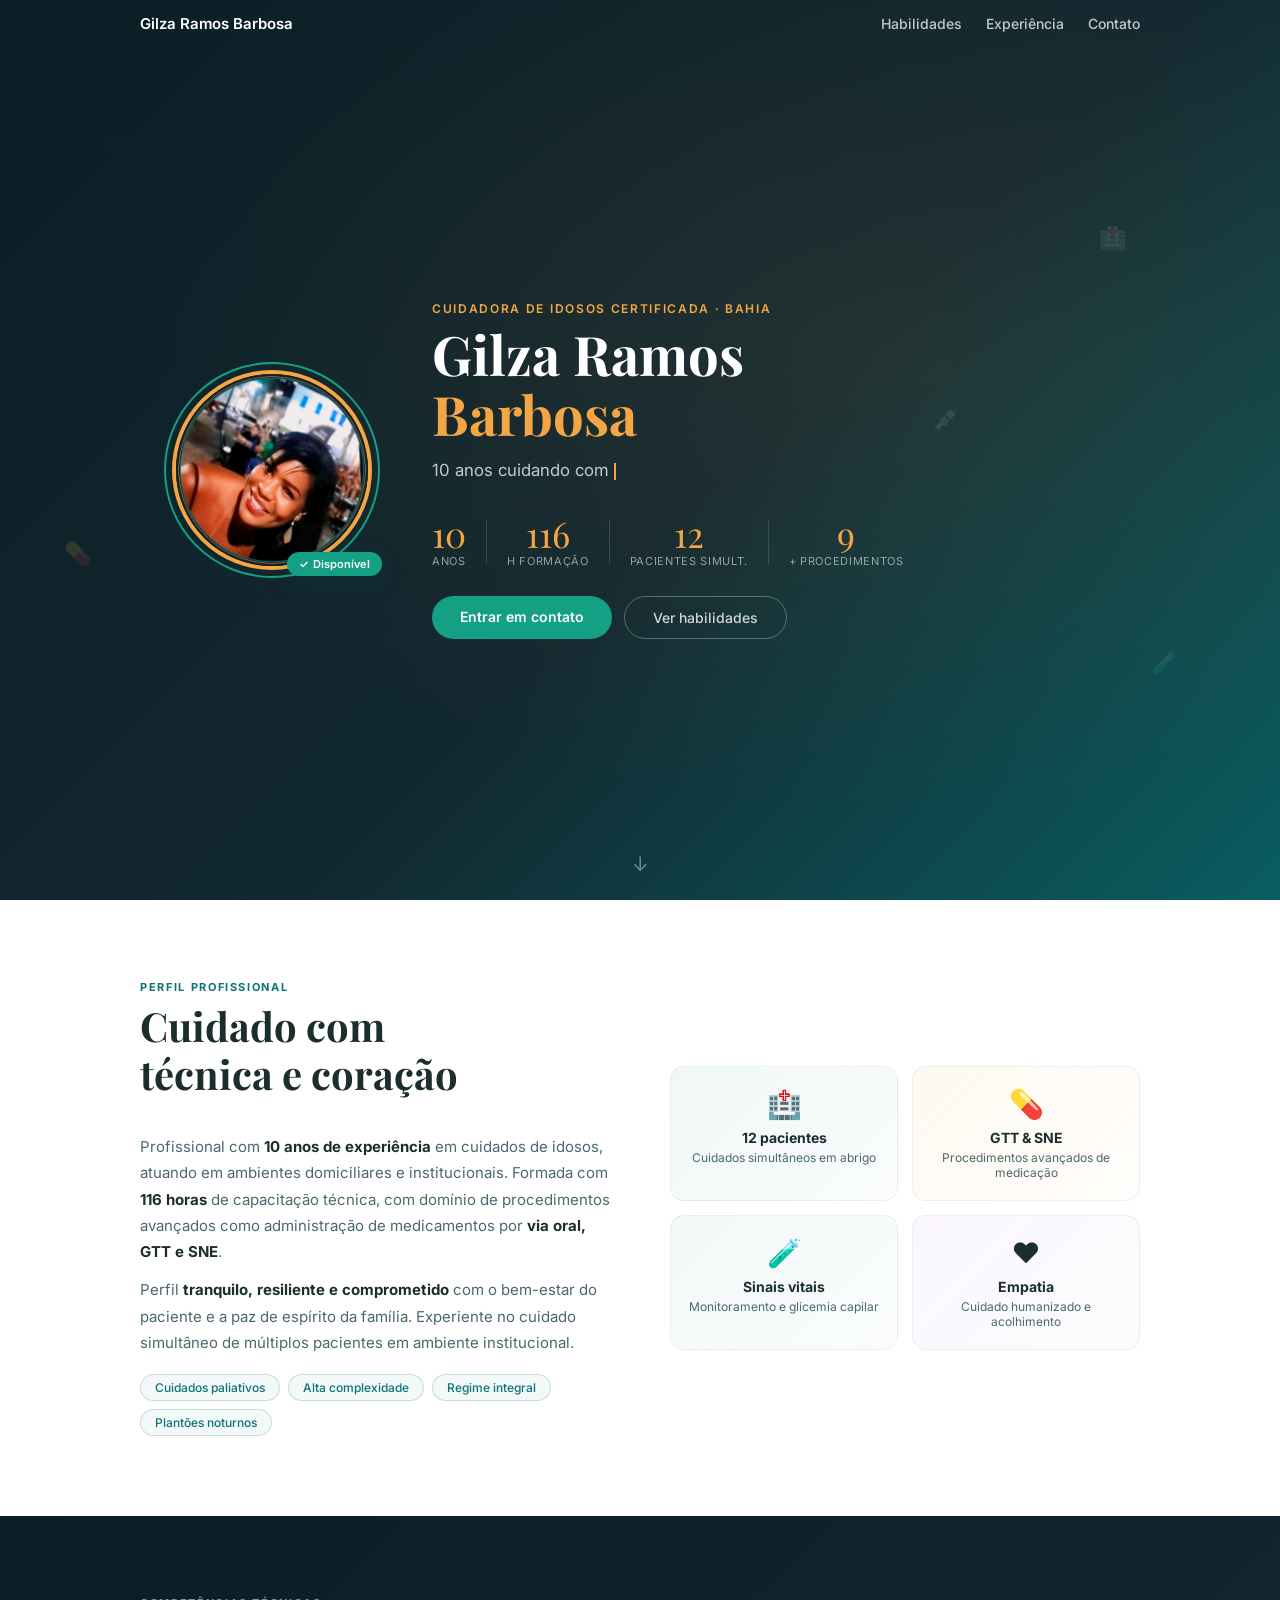
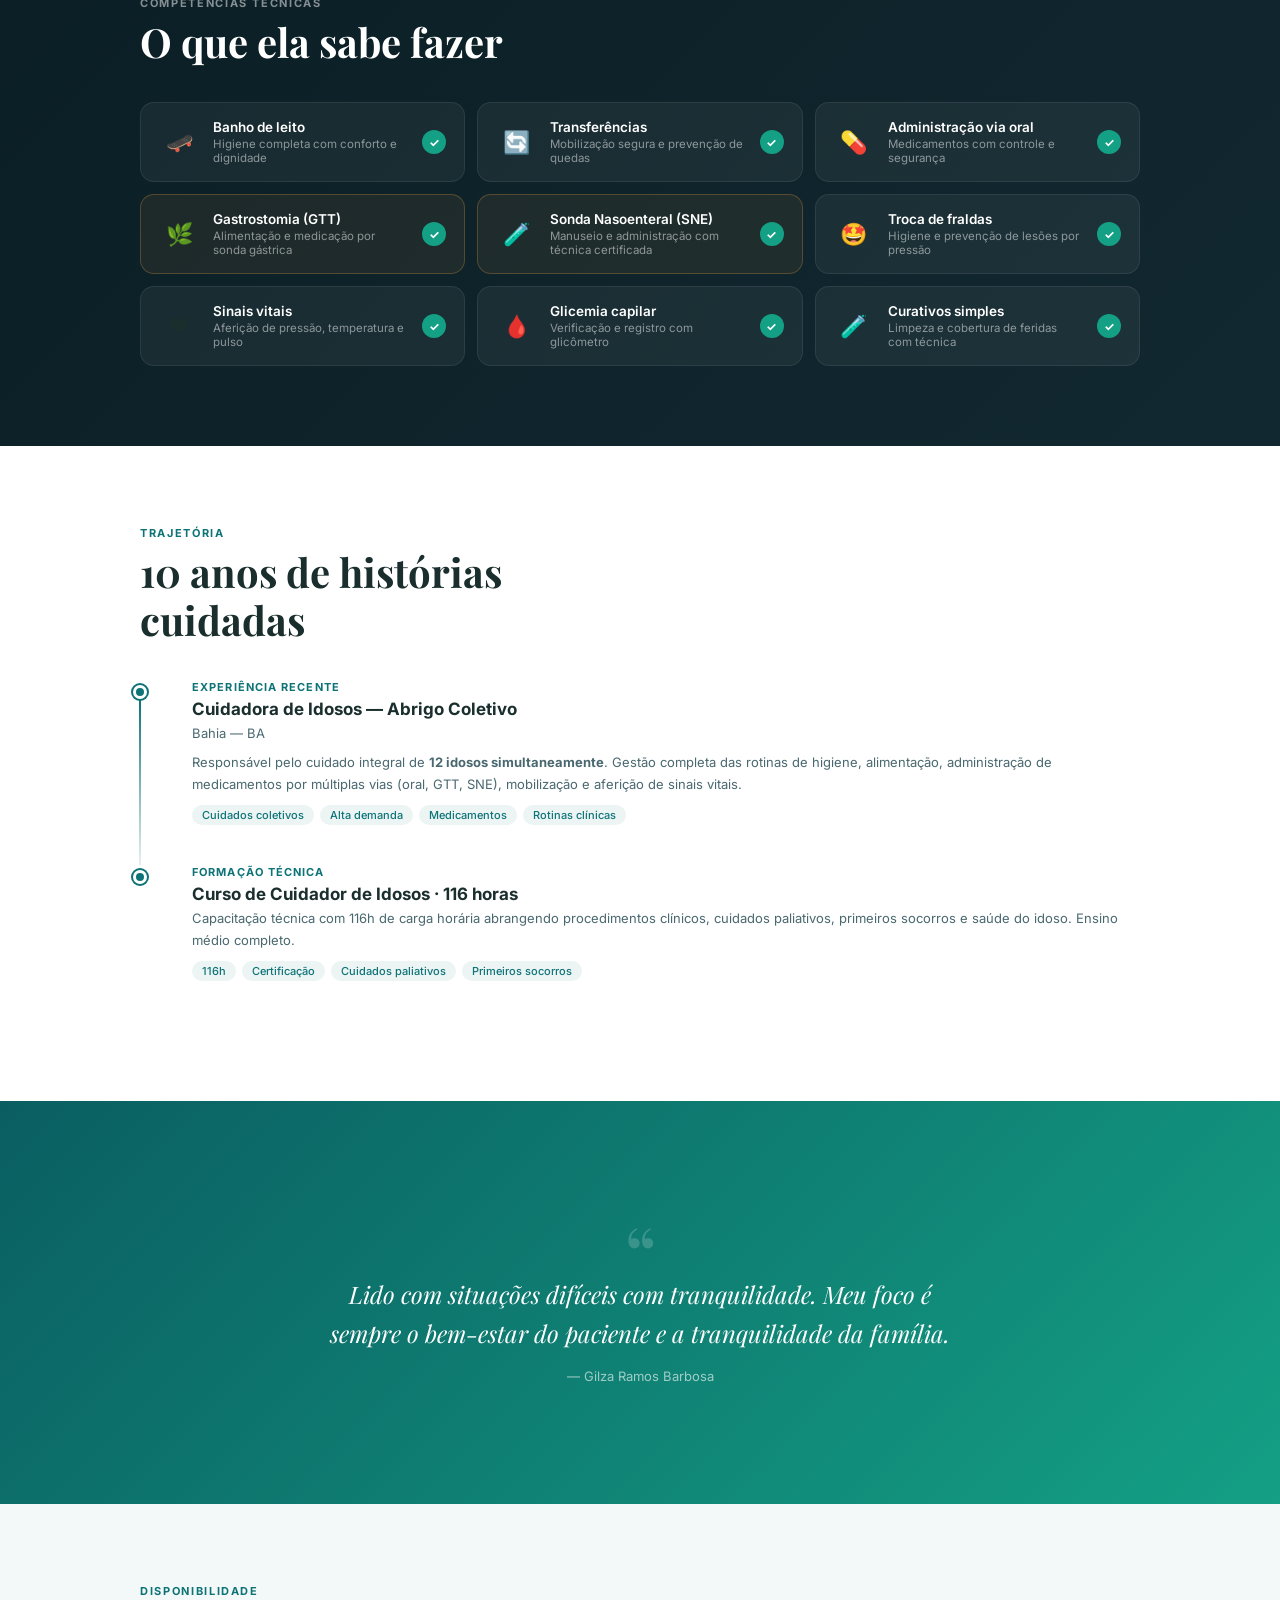
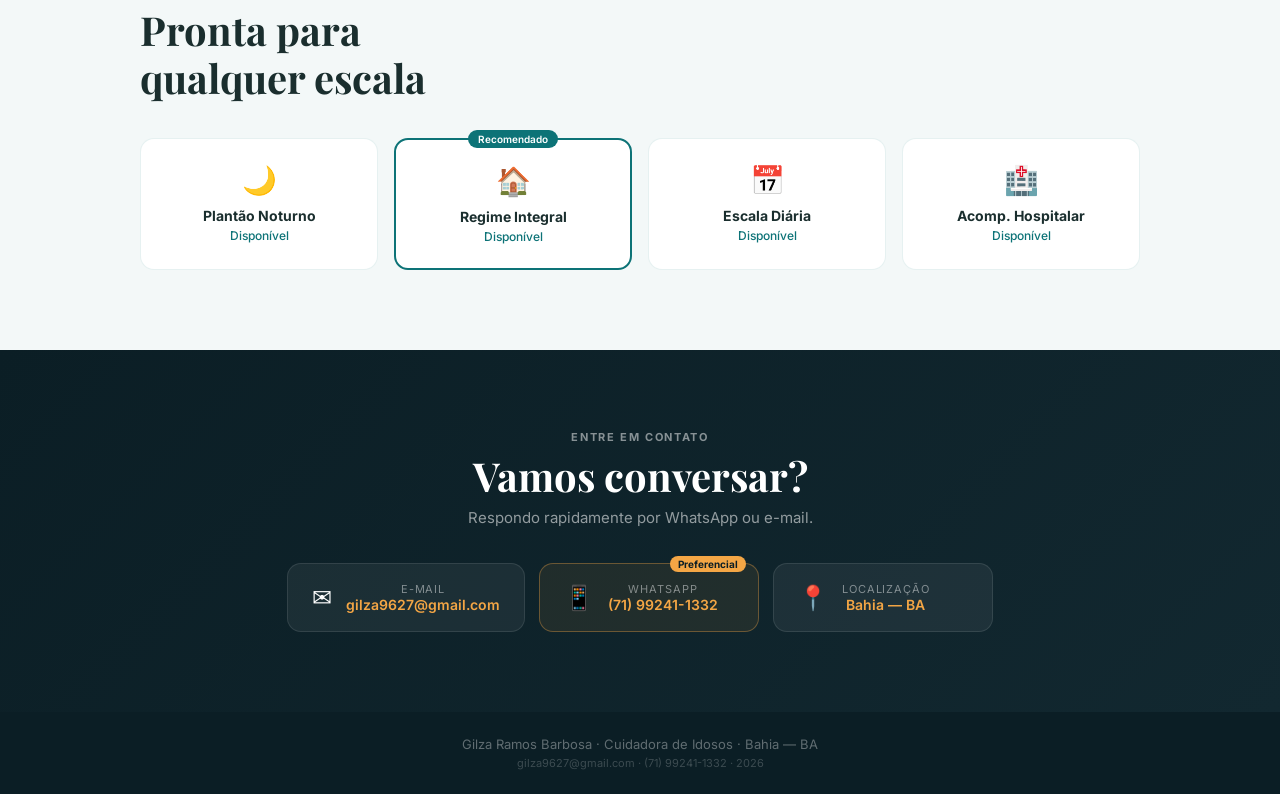
<file: index.html>
<!DOCTYPE html>
<html lang="pt-BR">
<head>
  <meta charset="UTF-8"/>
  <meta name="viewport" content="width=device-width, initial-scale=1.0"/>
  <title>Gilza Ramos Barbosa — Cuidadora de Idosos · Bahia</title>
  <meta name="description" content="Cuidadora de idosos com 10 anos de experiência. GTT, SNE, sinais vitais, glicemia capilar. Disponível para regime integral, plantões e escalas. Bahia BA."/>
  <link rel="preconnect" href="https://fonts.googleapis.com"/>
  <link href="https://fonts.googleapis.com/css2?family=Inter:wght@300;400;500;600;700&family=Playfair+Display:ital,wght@0,700;1,400&display=swap" rel="stylesheet"/>
  <style>
:root{--teal:#0D7377;--teal-d:#0A5E61;--teal-l:#14A085;--gold:#F4A645;--dark:#0B1E25;--mid:#4A6870;--light:#F3F8F8;--white:#fff;--text:#1A2E2E;--r:14px;--sh:0 6px 28px rgba(13,115,119,.15)}
*,*::before,*::after{box-sizing:border-box;margin:0;padding:0}
html{scroll-behavior:smooth}
body{font-family:'Inter',sans-serif;color:var(--text);background:var(--light);overflow-x:hidden}

/* NAV */
.nav{position:fixed;top:0;left:0;right:0;z-index:100;padding:14px 32px;transition:background .3s,box-shadow .3s}
.nav.scrolled{background:rgba(11,30,37,.96);box-shadow:0 2px 20px rgba(0,0,0,.3)}
.nav-inner{max-width:1000px;margin:0 auto;display:flex;justify-content:space-between;align-items:center}
.nav-name{color:#fff;font-weight:600;font-size:15px}
.nav-links{display:flex;gap:24px}
.nav-links a{color:rgba(255,255,255,.75);text-decoration:none;font-size:14px;font-weight:500;transition:color .2s}
.nav-links a:hover{color:var(--gold)}

/* HERO */
.hero{min-height:100vh;display:flex;align-items:center;justify-content:center;position:relative;overflow:hidden;background:linear-gradient(135deg,var(--dark) 0%,#122830 55%,var(--teal-d) 100%)}
.hero-bg{position:absolute;inset:0;background:radial-gradient(ellipse at 70% 40%,rgba(244,166,69,.08),transparent 60%)}
.hero-particles{position:absolute;inset:0;pointer-events:none}
.particle{position:absolute;font-size:22px;opacity:.13;animation:float 8s infinite ease-in-out}
.p1{top:15%;left:8%;animation-delay:0s}.p2{top:25%;right:12%;animation-delay:1.5s}
.p3{top:60%;left:5%;animation-delay:3s}.p4{bottom:25%;right:8%;animation-delay:2s}
.p5{bottom:40%;left:20%;animation-delay:4.5s}.p6{top:45%;right:25%;animation-delay:1s}
@keyframes float{0%,100%{transform:translateY(0) rotate(0deg);opacity:.13}50%{transform:translateY(-18px) rotate(10deg);opacity:.25}}
.hero-content{max-width:1000px;width:100%;margin:0 auto;padding:100px 32px 60px;display:flex;align-items:center;gap:60px;flex-wrap:wrap;position:relative;z-index:1}

/* PHOTO */
.hero-photo-wrap{position:relative;flex-shrink:0}
.hero-photo-ring{position:absolute;inset:-8px;border-radius:50%;border:2px solid var(--teal-l);animation:pulse-ring 3s infinite}
@keyframes pulse-ring{0%,100%{opacity:.4;transform:scale(1)}50%{opacity:.85;transform:scale(1.04)}}
.hero-photo{width:200px;height:200px;border-radius:50%;object-fit:cover;object-position:center top;border:4px solid var(--gold);display:block;position:relative;z-index:1;animation:fadeInPhoto 1s ease forwards}
@keyframes fadeInPhoto{from{opacity:0;transform:scale(.92)}to{opacity:1;transform:scale(1)}}
.hero-badge{position:absolute;bottom:-6px;right:-10px;background:var(--teal-l);color:#fff;border-radius:20px;padding:5px 12px;font-size:11px;font-weight:600;display:flex;align-items:center;gap:4px;z-index:2;box-shadow:var(--sh);animation:bounceIn .8s .8s both}
@keyframes bounceIn{0%{opacity:0;transform:scale(.5)}70%{transform:scale(1.1)}100%{opacity:1;transform:scale(1)}}

/* HERO TEXT */
.hero-text{flex:1;min-width:280px}
.hero-eyebrow{font-size:12px;font-weight:600;text-transform:uppercase;letter-spacing:.14em;color:var(--gold);margin-bottom:8px;animation:slideUp .6s .3s both}
.hero-name{font-family:'Playfair Display',serif;line-height:1.1;margin-bottom:16px;animation:slideUp .6s .5s both}
.name-first{display:block;font-size:clamp(2.2rem,5vw,3.4rem);color:#fff}
.name-last{display:block;font-size:clamp(2.2rem,5vw,3.4rem);color:var(--gold)}
.hero-tagline{font-size:1.05rem;color:rgba(255,255,255,.75);margin-bottom:28px;min-height:28px;animation:slideUp .6s .7s both}
.cursor{display:inline-block;width:2px;height:1em;background:var(--gold);vertical-align:text-bottom;animation:blink .7s infinite}
@keyframes blink{0%,100%{opacity:1}50%{opacity:0}}

/* STATS — valores fixos visíveis, JS anima depois */
.hero-stats{display:flex;gap:0;margin-bottom:28px;animation:slideUp .6s .9s both;flex-wrap:wrap}
.hstat{text-align:center;padding:0 20px}
.hstat:first-child{padding-left:0}
.hstat-num{display:block;font-family:'Playfair Display',serif;font-size:2.2rem;color:var(--gold);line-height:1}
.hstat-label{display:block;font-size:11px;color:rgba(255,255,255,.55);text-transform:uppercase;letter-spacing:.06em;margin-top:3px}
.hstat-div{width:1px;background:rgba(255,255,255,.15);margin:4px 0;align-self:stretch}
.hero-cta{display:flex;gap:12px;flex-wrap:wrap;animation:slideUp .6s 1.1s both}
.btn-primary{padding:12px 28px;background:var(--teal-l);color:#fff;border-radius:100px;text-decoration:none;font-weight:600;font-size:14px;transition:transform .2s,box-shadow .2s}
.btn-primary:hover{transform:translateY(-2px);box-shadow:0 8px 20px rgba(13,115,119,.35)}
.btn-ghost{padding:12px 28px;border:1.5px solid rgba(255,255,255,.3);color:rgba(255,255,255,.8);border-radius:100px;text-decoration:none;font-weight:500;font-size:14px;transition:border-color .2s,color .2s}
.btn-ghost:hover{border-color:var(--gold);color:var(--gold)}
.scroll-hint{position:absolute;bottom:24px;left:50%;transform:translateX(-50%);color:rgba(255,255,255,.4);font-size:20px;animation:scrollBounce 2s infinite}
@keyframes scrollBounce{0%,100%{transform:translateX(-50%) translateY(0)}50%{transform:translateX(-50%) translateY(7px)}}
@keyframes slideUp{from{opacity:0;transform:translateY(20px)}to{opacity:1;transform:translateY(0)}}

/* SECTIONS */
.section{padding:80px 32px}
.container{max-width:1000px;margin:0 auto}
.center{text-align:center}
.eyebrow{font-size:11px;font-weight:700;text-transform:uppercase;letter-spacing:.15em;color:var(--teal);margin-bottom:8px}
.eyebrow.lt{color:rgba(255,255,255,.5)}
.sec-title{font-family:'Playfair Display',serif;font-size:clamp(1.8rem,4vw,2.5rem);line-height:1.2;color:var(--text);margin-bottom:36px}
.sec-title.lt{color:#fff}
.reveal{opacity:0;transform:translateY(30px);transition:opacity .7s ease,transform .7s ease}
.reveal.vis{opacity:1;transform:none}

/* ABOUT */
.about-sec{background:#fff}
.about-grid{display:grid;grid-template-columns:1fr 1fr;gap:60px;align-items:center}
.about-p{font-size:15px;color:var(--mid);line-height:1.75;margin-bottom:12px}
.about-p strong{color:var(--text)}
.about-tags{display:flex;flex-wrap:wrap;gap:8px;margin-top:18px}
.about-tags span{padding:5px 14px;border-radius:100px;background:var(--light);color:var(--teal);font-size:12px;font-weight:500;border:1px solid rgba(13,115,119,.2)}
.acards{display:grid;grid-template-columns:1fr 1fr;gap:14px}
.acard{border-radius:var(--r);padding:20px 16px;text-align:center;border:1px solid rgba(13,115,119,.08);transition:transform .25s,box-shadow .25s}
.acard:hover{transform:translateY(-4px);box-shadow:var(--sh)}
.acard-icon{font-size:28px;margin-bottom:8px;display:block}
.acard h3{font-size:14px;font-weight:700;color:var(--text);margin-bottom:4px}
.acard p{font-size:12px;color:var(--mid)}
.ac1{background:linear-gradient(135deg,rgba(13,115,119,.06),rgba(13,115,119,.02))}
.ac2{background:linear-gradient(135deg,rgba(244,166,69,.08),rgba(244,166,69,.02))}
.ac3{background:linear-gradient(135deg,rgba(13,115,119,.05),rgba(13,115,119,.02))}
.ac4{background:linear-gradient(135deg,rgba(160,32,240,.04),rgba(13,115,119,.02))}

/* SKILLS */
.skills-sec{background:linear-gradient(135deg,var(--dark),#122830)}
.skills-grid{display:grid;grid-template-columns:repeat(auto-fit,minmax(260px,1fr));gap:12px}
.sk{background:rgba(255,255,255,.05);border:1px solid rgba(255,255,255,.08);border-radius:var(--r);padding:16px 18px;display:flex;align-items:center;gap:14px;transition:background .25s,border-color .25s,transform .25s}
.sk:hover{background:rgba(255,255,255,.09);border-color:rgba(244,166,69,.3);transform:translateX(4px)}
.sk.hl{border-color:rgba(244,166,69,.25);background:rgba(244,166,69,.07)}
.sk-icon{font-size:22px;flex-shrink:0;width:40px;text-align:center}
.sk-info h3{font-size:13.5px;font-weight:600;color:#fff;margin-bottom:2px}
.sk-info p{font-size:11.5px;color:rgba(255,255,255,.5)}
.sk-chk{margin-left:auto;width:24px;height:24px;border-radius:50%;background:var(--teal-l);color:#fff;font-size:12px;font-weight:700;display:flex;align-items:center;justify-content:center;flex-shrink:0}

/* TIMELINE */
.exp-sec{background:#fff}
.timeline{padding-left:28px}
.tl-item{position:relative;padding-bottom:40px;padding-left:24px}
.tl-dot{position:absolute;left:-35px;top:5px;width:14px;height:14px;border-radius:50%;background:var(--teal);border:3px solid #fff;box-shadow:0 0 0 2px var(--teal)}
.tl-line{position:absolute;left:-29px;top:19px;bottom:0;width:2px;background:linear-gradient(to bottom,var(--teal),rgba(13,115,119,.1))}
.tl-date{font-size:11px;font-weight:700;text-transform:uppercase;letter-spacing:.1em;color:var(--teal);display:block;margin-bottom:5px}
.tl-body h3{font-size:17px;font-weight:700;color:var(--text);margin-bottom:4px}
.tl-body p{font-size:13px;color:var(--mid);margin-bottom:8px;line-height:1.65}
.tl-tags{display:flex;flex-wrap:wrap;gap:6px;margin-top:10px}
.tl-tags span{font-size:11px;padding:3px 10px;border-radius:100px;background:rgba(13,115,119,.08);color:var(--teal);font-weight:500}

/* QUOTE */
.quote-sec{background:linear-gradient(135deg,var(--teal-d),var(--teal-l))}
.bq{max-width:700px;margin:0 auto;padding:40px}
.qmark{display:block;font-family:'Playfair Display',serif;font-size:80px;color:rgba(255,255,255,.18);line-height:.8;margin-bottom:-10px}
.bq p{font-family:'Playfair Display',serif;font-size:clamp(1.1rem,2.5vw,1.5rem);color:#fff;line-height:1.6;font-style:italic}
.qattr{display:block;margin-top:16px;font-size:13px;color:rgba(255,255,255,.6)}

/* AVAILABILITY */
.avail-sec{background:var(--light)}
.avail-grid{display:grid;grid-template-columns:repeat(auto-fit,minmax(180px,1fr));gap:16px}
.av{background:#fff;border-radius:var(--r);padding:24px 20px;text-align:center;border:1.5px solid rgba(13,115,119,.1);transition:transform .25s,box-shadow .25s;position:relative}
.av:hover{transform:translateY(-4px);box-shadow:var(--sh)}
.av.feat{border-color:var(--teal);border-width:2px}
.av-icon{font-size:28px;display:block;margin-bottom:10px}
.av h3{font-size:14px;font-weight:700;color:var(--text);margin-bottom:4px}
.av p{font-size:12px;color:var(--teal);font-weight:500}
.av-lbl{position:absolute;top:-10px;left:50%;transform:translateX(-50%);background:var(--teal);color:#fff;font-size:10px;padding:3px 10px;border-radius:100px;font-weight:600;white-space:nowrap}

/* CONTACT */
.contact-sec{background:linear-gradient(135deg,var(--dark),#122830)}
.contact-sub{font-size:15px;color:rgba(255,255,255,.55);margin:-28px auto 36px;max-width:400px}
.ccards{display:flex;flex-wrap:wrap;justify-content:center;gap:14px}
.cc{display:flex;align-items:center;gap:14px;padding:18px 24px;background:rgba(255,255,255,.06);border:1px solid rgba(255,255,255,.1);border-radius:var(--r);text-decoration:none;color:#fff;transition:background .2s,border-color .2s,transform .2s;min-width:220px;position:relative}
.cc:hover{background:rgba(255,255,255,.1);border-color:rgba(244,166,69,.4);transform:translateY(-3px)}
.cc.feat{border-color:rgba(244,166,69,.35);background:rgba(244,166,69,.08)}
.cc-icon{font-size:24px;flex-shrink:0}
.cc-lbl{font-size:11px;color:rgba(255,255,255,.45);text-transform:uppercase;letter-spacing:.08em}
.cc-val{font-size:14px;font-weight:600;color:var(--gold)}
.cc-bdg{position:absolute;top:-8px;right:12px;background:var(--gold);color:var(--dark);font-size:10px;padding:2px 8px;border-radius:100px;font-weight:700}

/* FOOTER */
.footer{background:var(--dark);color:rgba(255,255,255,.35);text-align:center;padding:24px 20px;font-size:13px}
.footer-sub{margin-top:4px;font-size:11px;color:rgba(255,255,255,.2)}

/* RESPONSIVE */
@media(max-width:640px){
  .hero-content{flex-direction:column;text-align:center;gap:32px}
  .hero-stats{justify-content:center}
  .hero-cta{justify-content:center}
  .nav-links{display:none}
  .about-grid{grid-template-columns:1fr}
  .acards{grid-template-columns:1fr 1fr}
  .skills-grid{grid-template-columns:1fr}
}
  </style>
</head>
<body>

<nav class="nav" id="navbar">
  <div class="nav-inner">
    <span class="nav-name">Gilza Ramos Barbosa</span>
    <div class="nav-links">
      <a href="#skills">Habilidades</a>
      <a href="#experiencia">Experi&ecirc;ncia</a>
      <a href="#contato">Contato</a>
    </div>
  </div>
</nav>

<header class="hero">
  <div class="hero-bg"></div>
  <div class="hero-particles" aria-hidden="true">
    <span class="particle p1">&#10084;&#65039;</span>
    <span class="particle p2">&#127973;</span>
    <span class="particle p3">&#128138;</span>
    <span class="particle p4">&#129514;</span>
    <span class="particle p5">&#10084;&#65039;</span>
    <span class="particle p6">&#128137;</span>
  </div>
  <div class="hero-content">
    <div class="hero-photo-wrap">
      <div class="hero-photo-ring"></div>
      <img class="hero-photo" src="[data-uri]" alt="Gilza Ramos Barbosa"/>
      <div class="hero-badge"><span>&#10003;</span><span>Dispon&iacute;vel</span></div>
    </div>
    <div class="hero-text">
      <p class="hero-eyebrow">Cuidadora de Idosos Certificada &middot; Bahia</p>
      <h1 class="hero-name">
        <span class="name-first">Gilza Ramos</span>
        <span class="name-last">Barbosa</span>
      </h1>
      <p class="hero-tagline"><span id="typed"></span><span class="cursor"></span></p>
      <div class="hero-stats">
        <div class="hstat">
          <span class="hstat-num" id="c1">10</span>
          <span class="hstat-label">Anos</span>
        </div>
        <div class="hstat-div"></div>
        <div class="hstat">
          <span class="hstat-num" id="c2">116</span>
          <span class="hstat-label">h Forma&ccedil;&atilde;o</span>
        </div>
        <div class="hstat-div"></div>
        <div class="hstat">
          <span class="hstat-num" id="c3">12</span>
          <span class="hstat-label">Pacientes simult.</span>
        </div>
        <div class="hstat-div"></div>
        <div class="hstat">
          <span class="hstat-num" id="c4">9</span>
          <span class="hstat-label">+ Procedimentos</span>
        </div>
      </div>
      <div class="hero-cta">
        <a href="#contato" class="btn-primary">Entrar em contato</a>
        <a href="#skills" class="btn-ghost">Ver habilidades</a>
      </div>
    </div>
  </div>
  <div class="scroll-hint">&#8595;</div>
</header>

<!-- SOBRE -->
<section class="section about-sec" id="sobre">
  <div class="container">
    <div class="about-grid">
      <div class="reveal">
        <p class="eyebrow">Perfil profissional</p>
        <h2 class="sec-title">Cuidado com<br>t&eacute;cnica e cora&ccedil;&atilde;o</h2>
        <p class="about-p">Profissional com <strong>10 anos de experi&ecirc;ncia</strong> em cuidados de idosos, atuando em ambientes domiciliares e institucionais. Formada com <strong>116 horas</strong> de capacita&ccedil;&atilde;o t&eacute;cnica, com dom&iacute;nio de procedimentos avan&ccedil;ados como administra&ccedil;&atilde;o de medicamentos por <strong>via oral, GTT e SNE</strong>.</p>
        <p class="about-p">Perfil <strong>tranquilo, resiliente e comprometido</strong> com o bem-estar do paciente e a paz de esp&iacute;rito da fam&iacute;lia. Experiente no cuidado simult&acirc;neo de m&uacute;ltiplos pacientes em ambiente institucional.</p>
        <div class="about-tags">
          <span>Cuidados paliativos</span><span>Alta complexidade</span><span>Regime integral</span><span>Plant&otilde;es noturnos</span>
        </div>
      </div>
      <div class="acards reveal">
        <div class="acard ac1"><span class="acard-icon">&#127973;</span><h3>12 pacientes</h3><p>Cuidados simult&acirc;neos em abrigo</p></div>
        <div class="acard ac2"><span class="acard-icon">&#128138;</span><h3>GTT &amp; SNE</h3><p>Procedimentos avan&ccedil;ados de medica&ccedil;&atilde;o</p></div>
        <div class="acard ac3"><span class="acard-icon">&#129514;</span><h3>Sinais vitais</h3><p>Monitoramento e glicemia capilar</p></div>
        <div class="acard ac4"><span class="acard-icon">&#10084;&#65039;</span><h3>Empatia</h3><p>Cuidado humanizado e acolhimento</p></div>
      </div>
    </div>
  </div>
</section>

<!-- SKILLS -->
<section class="section skills-sec" id="skills">
  <div class="container">
    <p class="eyebrow lt">Compet&ecirc;ncias t&eacute;cnicas</p>
    <h2 class="sec-title lt">O que ela sabe fazer</h2>
    <div class="skills-grid reveal">
      <div class="sk"><div class="sk-icon">&#128761;</div><div class="sk-info"><h3>Banho de leito</h3><p>Higiene completa com conforto e dignidade</p></div><span class="sk-chk">&#10003;</span></div>
      <div class="sk"><div class="sk-icon">&#128260;</div><div class="sk-info"><h3>Transfer&ecirc;ncias</h3><p>Mobiliza&ccedil;&atilde;o segura e preven&ccedil;&atilde;o de quedas</p></div><span class="sk-chk">&#10003;</span></div>
      <div class="sk"><div class="sk-icon">&#128138;</div><div class="sk-info"><h3>Administra&ccedil;&atilde;o via oral</h3><p>Medicamentos com controle e seguran&ccedil;a</p></div><span class="sk-chk">&#10003;</span></div>
      <div class="sk hl"><div class="sk-icon">&#127807;</div><div class="sk-info"><h3>Gastrostomia (GTT)</h3><p>Alimenta&ccedil;&atilde;o e medica&ccedil;&atilde;o por sonda g&aacute;strica</p></div><span class="sk-chk">&#10003;</span></div>
      <div class="sk hl"><div class="sk-icon">&#129514;</div><div class="sk-info"><h3>Sonda Nasoenteral (SNE)</h3><p>Manuseio e administra&ccedil;&atilde;o com t&eacute;cnica certificada</p></div><span class="sk-chk">&#10003;</span></div>
      <div class="sk"><div class="sk-icon">&#129321;</div><div class="sk-info"><h3>Troca de fraldas</h3><p>Higiene e preven&ccedil;&atilde;o de les&otilde;es por press&atilde;o</p></div><span class="sk-chk">&#10003;</span></div>
      <div class="sk"><div class="sk-icon">&#10084;&#65039;</div><div class="sk-info"><h3>Sinais vitais</h3><p>Aferi&ccedil;&atilde;o de press&atilde;o, temperatura e pulso</p></div><span class="sk-chk">&#10003;</span></div>
      <div class="sk"><div class="sk-icon">&#129656;</div><div class="sk-info"><h3>Glicemia capilar</h3><p>Verifica&ccedil;&atilde;o e registro com glic&ocirc;metro</p></div><span class="sk-chk">&#10003;</span></div>
      <div class="sk"><div class="sk-icon">&#129514;</div><div class="sk-info"><h3>Curativos simples</h3><p>Limpeza e cobertura de feridas com t&eacute;cnica</p></div><span class="sk-chk">&#10003;</span></div>
    </div>
  </div>
</section>

<!-- EXPERIENCIA -->
<section class="section exp-sec" id="experiencia">
  <div class="container">
    <p class="eyebrow">Trajet&oacute;ria</p>
    <h2 class="sec-title">10 anos de hist&oacute;rias<br>cuidadas</h2>
    <div class="timeline reveal">
      <div class="tl-item">
        <div class="tl-dot"></div>
        <div class="tl-line"></div>
        <div class="tl-body">
          <span class="tl-date">Experi&ecirc;ncia recente</span>
          <h3>Cuidadora de Idosos &mdash; Abrigo Coletivo</h3>
          <p>Bahia &mdash; BA</p>
          <p>Respons&aacute;vel pelo cuidado integral de <strong>12 idosos simultaneamente</strong>. Gest&atilde;o completa das rotinas de higiene, alimenta&ccedil;&atilde;o, administra&ccedil;&atilde;o de medicamentos por m&uacute;ltiplas vias (oral, GTT, SNE), mobiliza&ccedil;&atilde;o e aferi&ccedil;&atilde;o de sinais vitais.</p>
          <div class="tl-tags"><span>Cuidados coletivos</span><span>Alta demanda</span><span>Medicamentos</span><span>Rotinas cl&iacute;nicas</span></div>
        </div>
      </div>
      <div class="tl-item">
        <div class="tl-dot"></div>
        <div class="tl-body">
          <span class="tl-date">Forma&ccedil;&atilde;o t&eacute;cnica</span>
          <h3>Curso de Cuidador de Idosos &middot; 116 horas</h3>
          <p>Capacita&ccedil;&atilde;o t&eacute;cnica com 116h de carga hor&aacute;ria abrangendo procedimentos cl&iacute;nicos, cuidados paliativos, primeiros socorros e sa&uacute;de do idoso. Ensino m&eacute;dio completo.</p>
          <div class="tl-tags"><span>116h</span><span>Certifica&ccedil;&atilde;o</span><span>Cuidados paliativos</span><span>Primeiros socorros</span></div>
        </div>
      </div>
    </div>
  </div>
</section>

<!-- QUOTE -->
<section class="section quote-sec">
  <div class="container center">
    <div class="bq reveal">
      <span class="qmark">&ldquo;</span>
      <p>Lido com situa&ccedil;&otilde;es dif&iacute;ceis com tranquilidade. Meu foco &eacute; sempre o bem-estar do paciente e a tranquilidade da fam&iacute;lia.</p>
      <span class="qattr">&mdash; Gilza Ramos Barbosa</span>
    </div>
  </div>
</section>

<!-- DISPONIBILIDADE -->
<section class="section avail-sec">
  <div class="container">
    <p class="eyebrow">Disponibilidade</p>
    <h2 class="sec-title">Pronta para<br>qualquer escala</h2>
    <div class="avail-grid reveal">
      <div class="av"><span class="av-icon">&#127769;</span><h3>Plant&atilde;o Noturno</h3><p>Dispon&iacute;vel</p></div>
      <div class="av feat"><span class="av-lbl">Recomendado</span><span class="av-icon">&#127968;</span><h3>Regime Integral</h3><p>Dispon&iacute;vel</p></div>
      <div class="av"><span class="av-icon">&#128197;</span><h3>Escala Di&aacute;ria</h3><p>Dispon&iacute;vel</p></div>
      <div class="av"><span class="av-icon">&#127973;</span><h3>Acomp. Hospitalar</h3><p>Dispon&iacute;vel</p></div>
    </div>
  </div>
</section>

<!-- CONTATO -->
<section class="section contact-sec" id="contato">
  <div class="container center">
    <p class="eyebrow lt">Entre em contato</p>
    <h2 class="sec-title lt">Vamos conversar?</h2>
    <p class="contact-sub">Respondo rapidamente por WhatsApp ou e-mail.</p>
    <div class="ccards reveal">
      <a href="mailto:gilza9627@gmail.com" class="cc">
        <div class="cc-icon">&#9993;</div>
        <div><p class="cc-lbl">E-mail</p><p class="cc-val">gilza9627@gmail.com</p></div>
      </a>
      <a href="https://wa.me/5571992411332" target="_blank" class="cc feat">
        <div class="cc-icon">&#128241;</div>
        <div><p class="cc-lbl">WhatsApp</p><p class="cc-val">(71) 99241-1332</p></div>
        <span class="cc-bdg">Preferencial</span>
      </a>
      <div class="cc">
        <div class="cc-icon">&#128205;</div>
        <div><p class="cc-lbl">Localiza&ccedil;&atilde;o</p><p class="cc-val">Bahia &mdash; BA</p></div>
      </div>
    </div>
  </div>
</section>

<footer class="footer">
  <p>Gilza Ramos Barbosa &middot; Cuidadora de Idosos &middot; Bahia &mdash; BA</p>
  <p class="footer-sub">gilza9627@gmail.com &middot; (71) 99241-1332 &middot; 2026</p>
</footer>

<script>
// NAV
var nav=document.getElementById('navbar');
window.addEventListener('scroll',function(){nav.classList[window.scrollY>60?'add':'remove']('scrolled')},{passive:true});

// SMOOTH SCROLL
document.querySelectorAll('a[href^="#"]').forEach(function(a){
  a.addEventListener('click',function(e){
    var t=document.querySelector(this.getAttribute('href'));
    if(t){e.preventDefault();t.scrollIntoView({behavior:'smooth'});}
  });
});

// COUNTER — anima do zero ao valor real
function counter(id, target, duration) {
  var el = document.getElementById(id);
  if (!el) return;
  el.textContent = '0';
  var start = 0;
  var step = Math.max(1, Math.round(target / (duration / 16)));
  var t = setInterval(function(){
    start = Math.min(start + step, target);
    el.textContent = start;
    if (start >= target) clearInterval(t);
  }, 16);
}

// TYPED
var phrases=['10 anos cuidando com dedicação.','Especialista em cuidados avançados.','GTT, SNE e sinais vitais.','Disponível imediatamente.','Cuidado com técnica e humanidade.'];
var pi=0,ci=0,del=false;
var tel=document.getElementById('typed');
function type(){
  var cur=phrases[pi];
  if(!del){tel.textContent=cur.slice(0,++ci);if(ci===cur.length){del=true;setTimeout(type,2000);return;}}
  else{tel.textContent=cur.slice(0,--ci);if(ci===0){del=false;pi=(pi+1)%phrases.length;setTimeout(type,400);return;}}
  setTimeout(type,del?28:55);
}

// REVEAL
var obs=new IntersectionObserver(function(entries){
  entries.forEach(function(e){if(e.isIntersecting){e.target.classList.add('vis');obs.unobserve(e.target);}});
},{threshold:0.08});
document.querySelectorAll('.reveal').forEach(function(el){obs.observe(el);});

// Stagger delays
document.querySelectorAll('.skills-grid .sk').forEach(function(el,i){el.style.transitionDelay=(i*.05)+'s';});
document.querySelectorAll('.acards .acard').forEach(function(el,i){el.style.transitionDelay=(i*.09)+'s';});
document.querySelectorAll('.avail-grid .av').forEach(function(el,i){el.style.transitionDelay=(i*.07)+'s';});
document.querySelectorAll('.ccards .cc').forEach(function(el,i){el.style.transitionDelay=(i*.09)+'s';});

// START tudo no load
window.addEventListener('load', function(){
  counter('c1', 10, 1200);
  counter('c2', 116, 1600);
  counter('c3', 12, 1200);
  counter('c4', 9, 900);
  setTimeout(type, 800);
});
</script>
</body>
</html>
</file>
